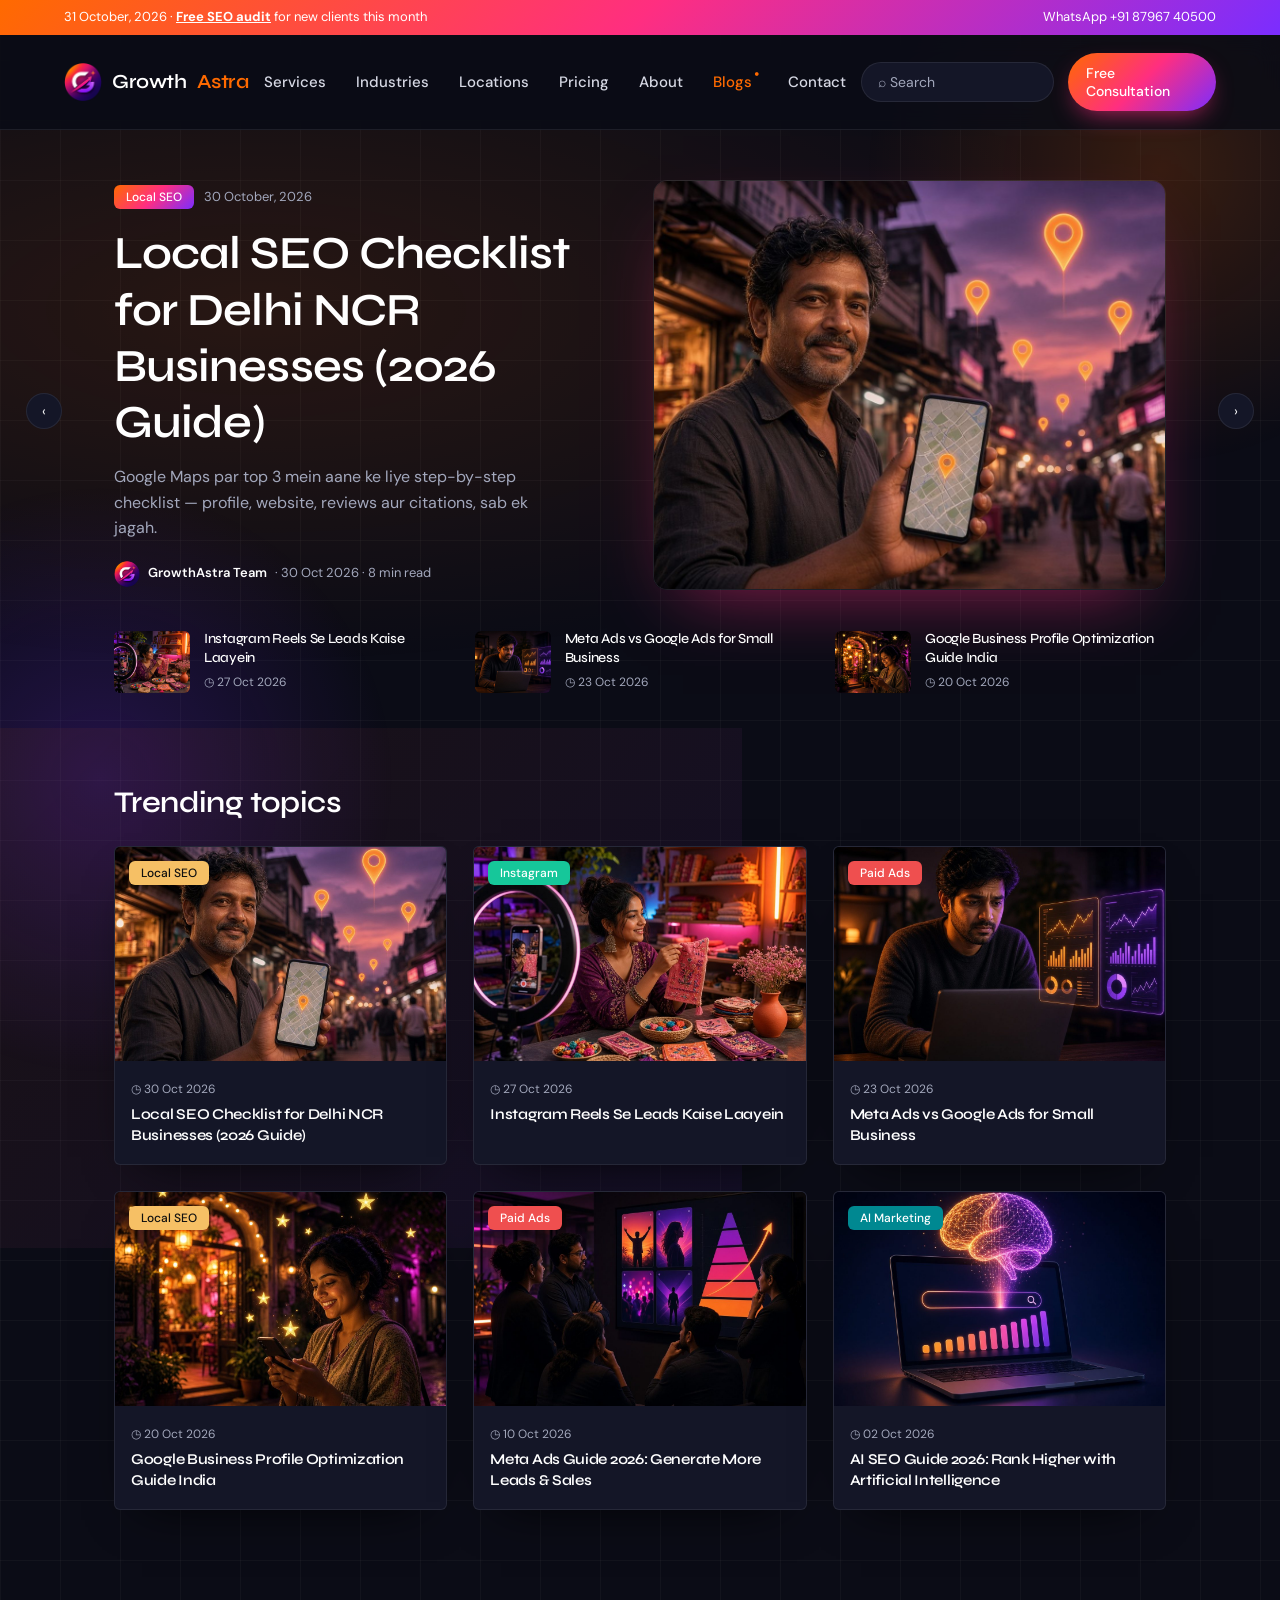
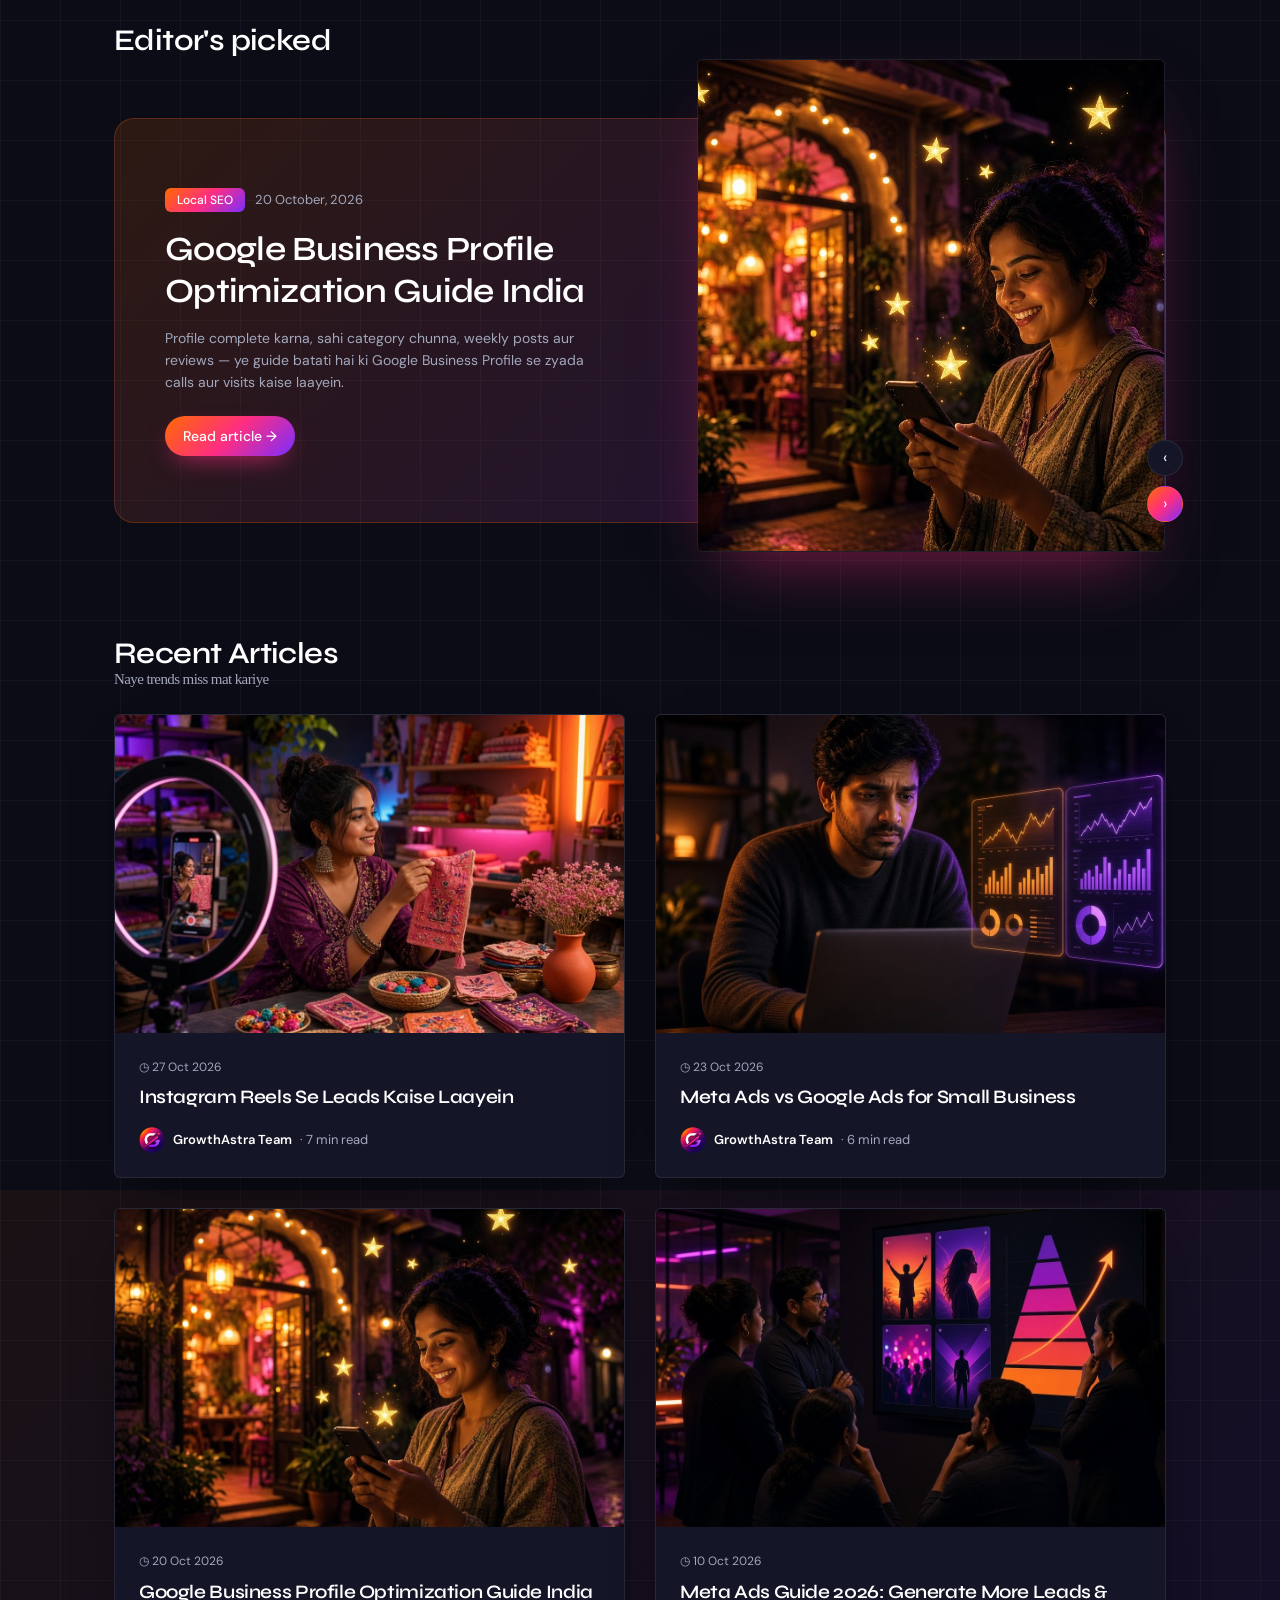
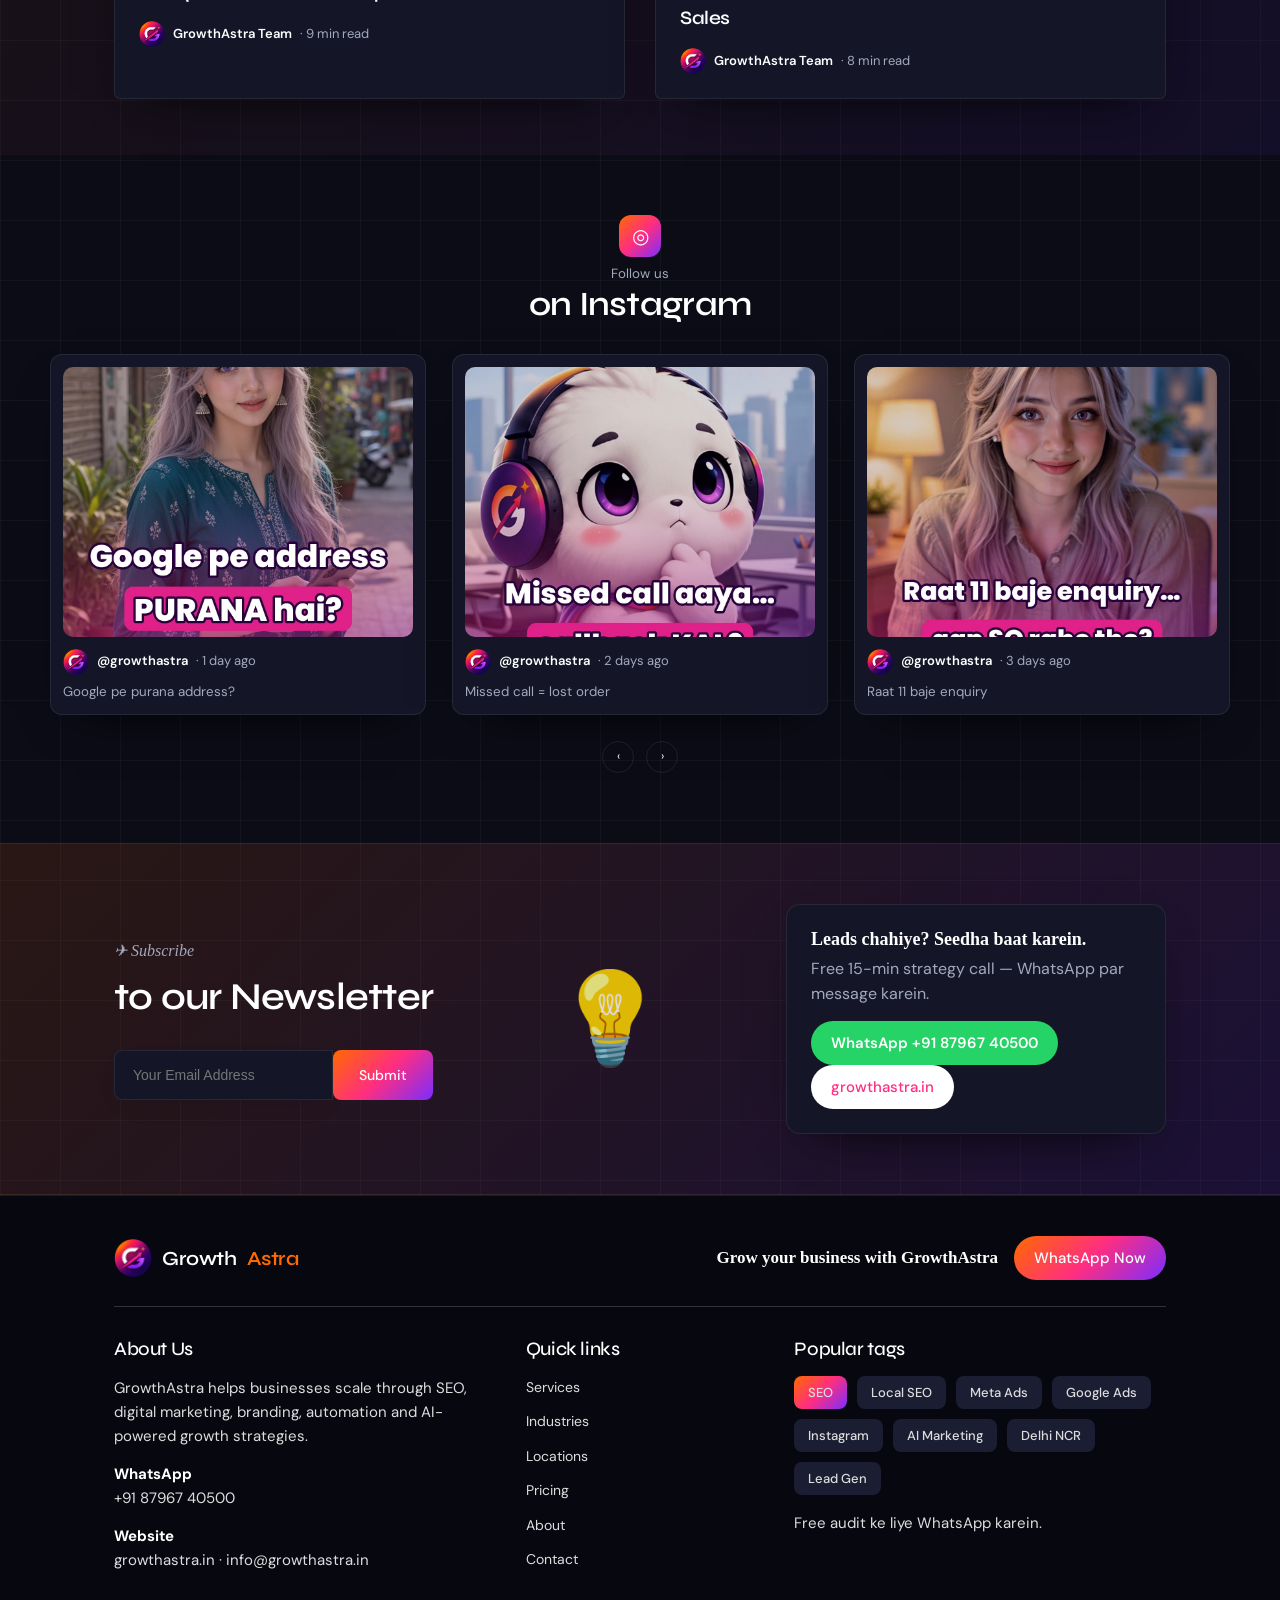
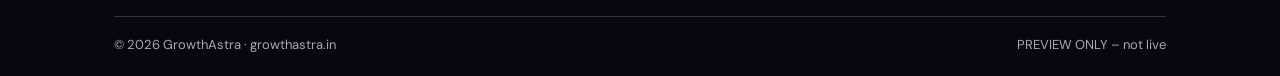
<file: 2026-10-31-blog-flow/index.html>
<!doctype html><html lang=en><head><meta charset=utf-8><meta name=viewport content="width=device-width,initial-scale=1"><title>Blog – GrowthAstra Blog (preview)</title><link href="https://fonts.googleapis.com/css2?family=Syne:wght@600;700;800&family=DM+Sans:ital,wght@0,400;0,500;0,700;1,400&display=swap" rel=stylesheet><link rel=stylesheet href=style.css></head><body>
<div class=topbar><span>31 October, 2026 · <b>Free SEO audit</b> for new clients this month</span><span>WhatsApp +91 87967 40500</span></div>
<header class=nav><a class=logo href=index.html><img src=logo.png alt="GrowthAstra logo">Growth<span>Astra</span></a><nav><a>Services</a><a>Industries</a><a>Locations</a><a>Pricing</a><a>About</a><a class=cur href=index.html>Blogs</a><a>Contact</a></nav><div class=nr><a class=srch href=search.html>⌕ Search</a><a class=bk href="https://wa.me/918796740500">Free Consultation</a><span class=burger>☰</span></div></header><section class=hhero><span class="arr l">‹</span><span class="arr r">›</span><div class=w><div class=hgrid><div><span class="tag t-or">Local SEO</span><span class=dt>30 October, 2026</span><h1>Local SEO Checklist for Delhi NCR Businesses (2026 Guide)</h1><p>Google Maps par top 3 mein aane ke liye step-by-step checklist — profile, website, reviews aur citations, sab ek jagah.</p><div class=au><img src=logo.png alt=""><b>GrowthAstra Team</b> · 30 Oct 2026 · 8 min read</div></div><a class=im href=post.html><img src=img/b1.jpg alt=""></a></div>
<div class=minis><a href=post.html><img src=img/b2.jpg alt=""><div><b>Instagram Reels Se Leads Kaise Laayein</b><small>◷ 27 Oct 2026</small></div></a><a href=post.html><img src=img/b3.jpg alt=""><div><b>Meta Ads vs Google Ads for Small Business</b><small>◷ 23 Oct 2026</small></div></a><a href=post.html><img src=img/b4.jpg alt=""><div><b>Google Business Profile Optimization Guide India</b><small>◷ 20 Oct 2026</small></div></a></div></div></section>
<section class="band tl"><div class=w><h2 class=sh>Trending topics</h2><div class=g3><a class=tc href=post.html><span class="tag t-local">Local SEO</span><img src=img/b1.jpg alt=""><div class=b><small>◷ 30 Oct 2026</small><h3>Local SEO Checklist for Delhi NCR Businesses (2026 Guide)</h3></div></a><a class=tc href=post.html><span class="tag t-ig">Instagram</span><img src=img/b2.jpg alt=""><div class=b><small>◷ 27 Oct 2026</small><h3>Instagram Reels Se Leads Kaise Laayein</h3></div></a><a class=tc href=post.html><span class="tag t-ads">Paid Ads</span><img src=img/b3.jpg alt=""><div class=b><small>◷ 23 Oct 2026</small><h3>Meta Ads vs Google Ads for Small Business</h3></div></a><a class=tc href=post.html><span class="tag t-local">Local SEO</span><img src=img/b4.jpg alt=""><div class=b><small>◷ 20 Oct 2026</small><h3>Google Business Profile Optimization Guide India</h3></div></a><a class=tc href=post.html><span class="tag t-ads">Paid Ads</span><img src=img/b5.jpg alt=""><div class=b><small>◷ 10 Oct 2026</small><h3>Meta Ads Guide 2026: Generate More Leads & Sales</h3></div></a><a class=tc href=post.html><span class="tag t-ai">AI Marketing</span><img src=img/b6.jpg alt=""><div class=b><small>◷ 02 Oct 2026</small><h3>AI SEO Guide 2026: Rank Higher with Artificial Intelligence</h3></div></a></div></div></section>
<section class=band><div class=w><h2 class=sh>Editor's picked</h2><div class=ed><div><span class="tag t-or">Local SEO</span><span class=dt>20 October, 2026</span><h2>Google Business Profile Optimization Guide India</h2><p>Profile complete karna, sahi category chunna, weekly posts aur reviews — ye guide batati hai ki Google Business Profile se zyada calls aur visits kaise laayein.</p><a class=bk href=post.html style="display:inline-block;margin-top:8px">Read article →</a></div><div class=im style="position:relative"><img src=img/b4.jpg alt=""><div class=ar><span>‹</span><span>›</span></div></div></div></div></section>
<section class="band br"><div class=w><h2 class=sh>Recent Articles<small>Naye trends miss mat kariye</small></h2><div class=g2><a class=rc href=post.html><img src=img/b2.jpg alt=""><div class=b><small>◷ 27 Oct 2026</small><h3>Instagram Reels Se Leads Kaise Laayein</h3><div class=au><img src=logo.png alt=""><b>GrowthAstra Team</b> · 7 min read</div></div></a><a class=rc href=post.html><img src=img/b3.jpg alt=""><div class=b><small>◷ 23 Oct 2026</small><h3>Meta Ads vs Google Ads for Small Business</h3><div class=au><img src=logo.png alt=""><b>GrowthAstra Team</b> · 6 min read</div></div></a><a class=rc href=post.html><img src=img/b4.jpg alt=""><div class=b><small>◷ 20 Oct 2026</small><h3>Google Business Profile Optimization Guide India</h3><div class=au><img src=logo.png alt=""><b>GrowthAstra Team</b> · 9 min read</div></div></a><a class=rc href=post.html><img src=img/b5.jpg alt=""><div class=b><small>◷ 10 Oct 2026</small><h3>Meta Ads Guide 2026: Generate More Leads & Sales</h3><div class=au><img src=logo.png alt=""><b>GrowthAstra Team</b> · 8 min read</div></div></a></div></div></section>
<section class="ig w"><span class=ic>◎</span><small>Follow us</small><h2>on Instagram</h2><div class=igr><a href="https://www.instagram.com/growthastra"><img src="ig1.jpg" alt=""><div class=au><img src=logo.png alt=""><b>@growthastra</b> · 1 day ago</div><small style="color:#484848">Google pe purana address?</small></a><a href="https://www.instagram.com/growthastra"><img src="ig2.jpg" alt=""><div class=au><img src=logo.png alt=""><b>@growthastra</b> · 2 days ago</div><small style="color:#484848">Missed call = lost order</small></a><a href="https://www.instagram.com/growthastra"><img src="ig3.jpg" alt=""><div class=au><img src=logo.png alt=""><b>@growthastra</b> · 3 days ago</div><small style="color:#484848">Raat 11 baje enquiry</small></a></div><div class=dots><span>‹</span><span>›</span></div></section><section class=news><div class=w><div><small>✈ Subscribe</small><h2>to our Newsletter</h2><form class=nf onsubmit="location.href='mailto:info@growthastra.in?subject=Newsletter%20signup';return false"><input placeholder="Your Email Address"><button>Submit</button></form></div>
<div class=bulb>💡</div><div class=wabox><b>Leads chahiye? Seedha baat karein.</b><p>Free 15-min strategy call — WhatsApp par message karein.</p><a class=bw href="https://wa.me/918796740500">WhatsApp +91 87967 40500</a> <a class=bp href="https://growthastra.in">growthastra.in</a></div></div></section>
<footer><div class=w><div class=ft1><a class=logo href=https://growthastra.in><img src=logo.png alt="">Growth<span>Astra</span></a><div><b>Grow your business with GrowthAstra</b><a class=bp href="https://wa.me/918796740500">WhatsApp Now</a></div></div>
<div class=ft2><div><h4>About Us</h4><p>GrowthAstra helps businesses scale through SEO, digital marketing, branding, automation and AI-powered growth strategies.</p><p><b style="color:#fff">WhatsApp</b><br>+91 87967 40500</p><p><b style="color:#fff">Website</b><br>growthastra.in · info@growthastra.in</p></div>
<div><h4>Quick links</h4><a>Services</a><a>Industries</a><a>Locations</a><a>Pricing</a><a>About</a><a>Contact</a></div>
<div><h4>Popular tags</h4><div class=ptags><span>SEO</span><span>Local SEO</span><span>Meta Ads</span><span>Google Ads</span><span>Instagram</span><span>AI Marketing</span><span>Delhi NCR</span><span>Lead Gen</span></div><p style="margin-top:16px">Free audit ke liye WhatsApp karein.</p></div></div>
<div class=ft3><span>© 2026 GrowthAstra · growthastra.in</span><span>PREVIEW ONLY – not live</span></div></div></footer></body></html>
</file>
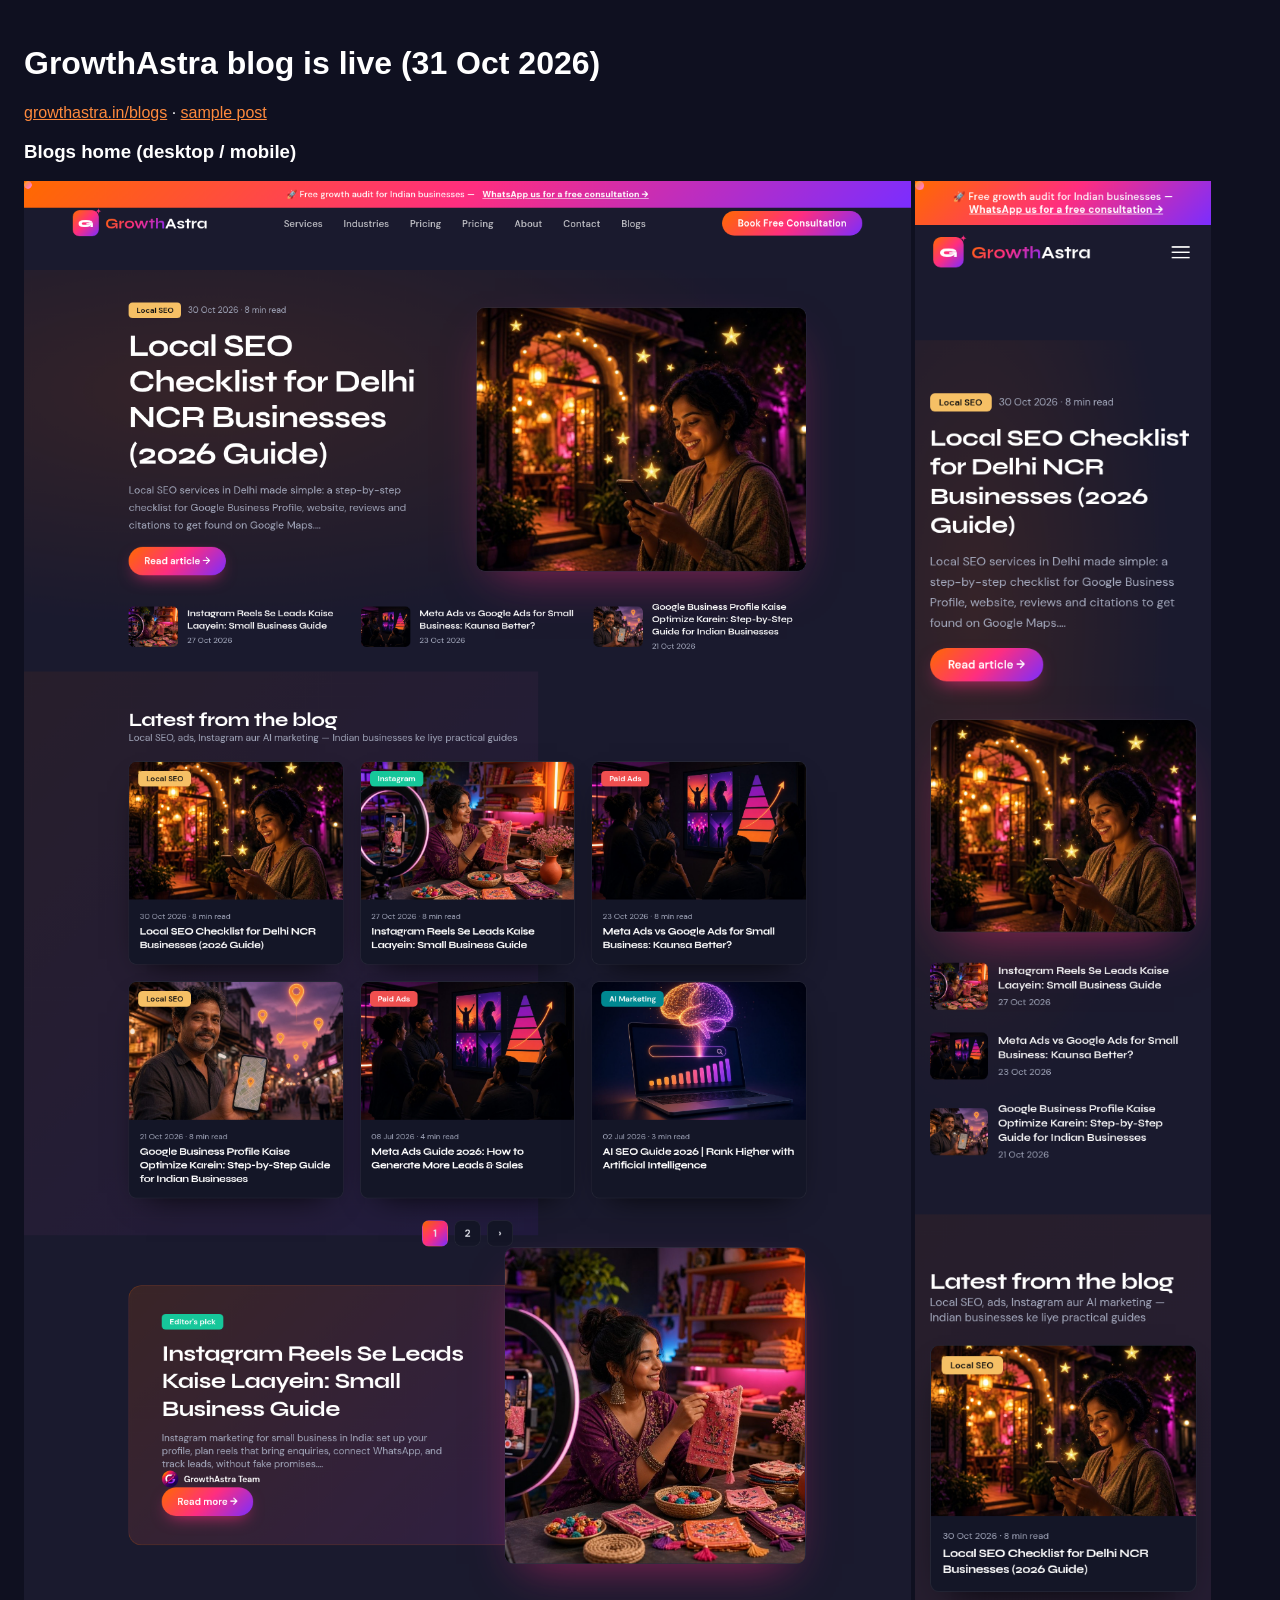
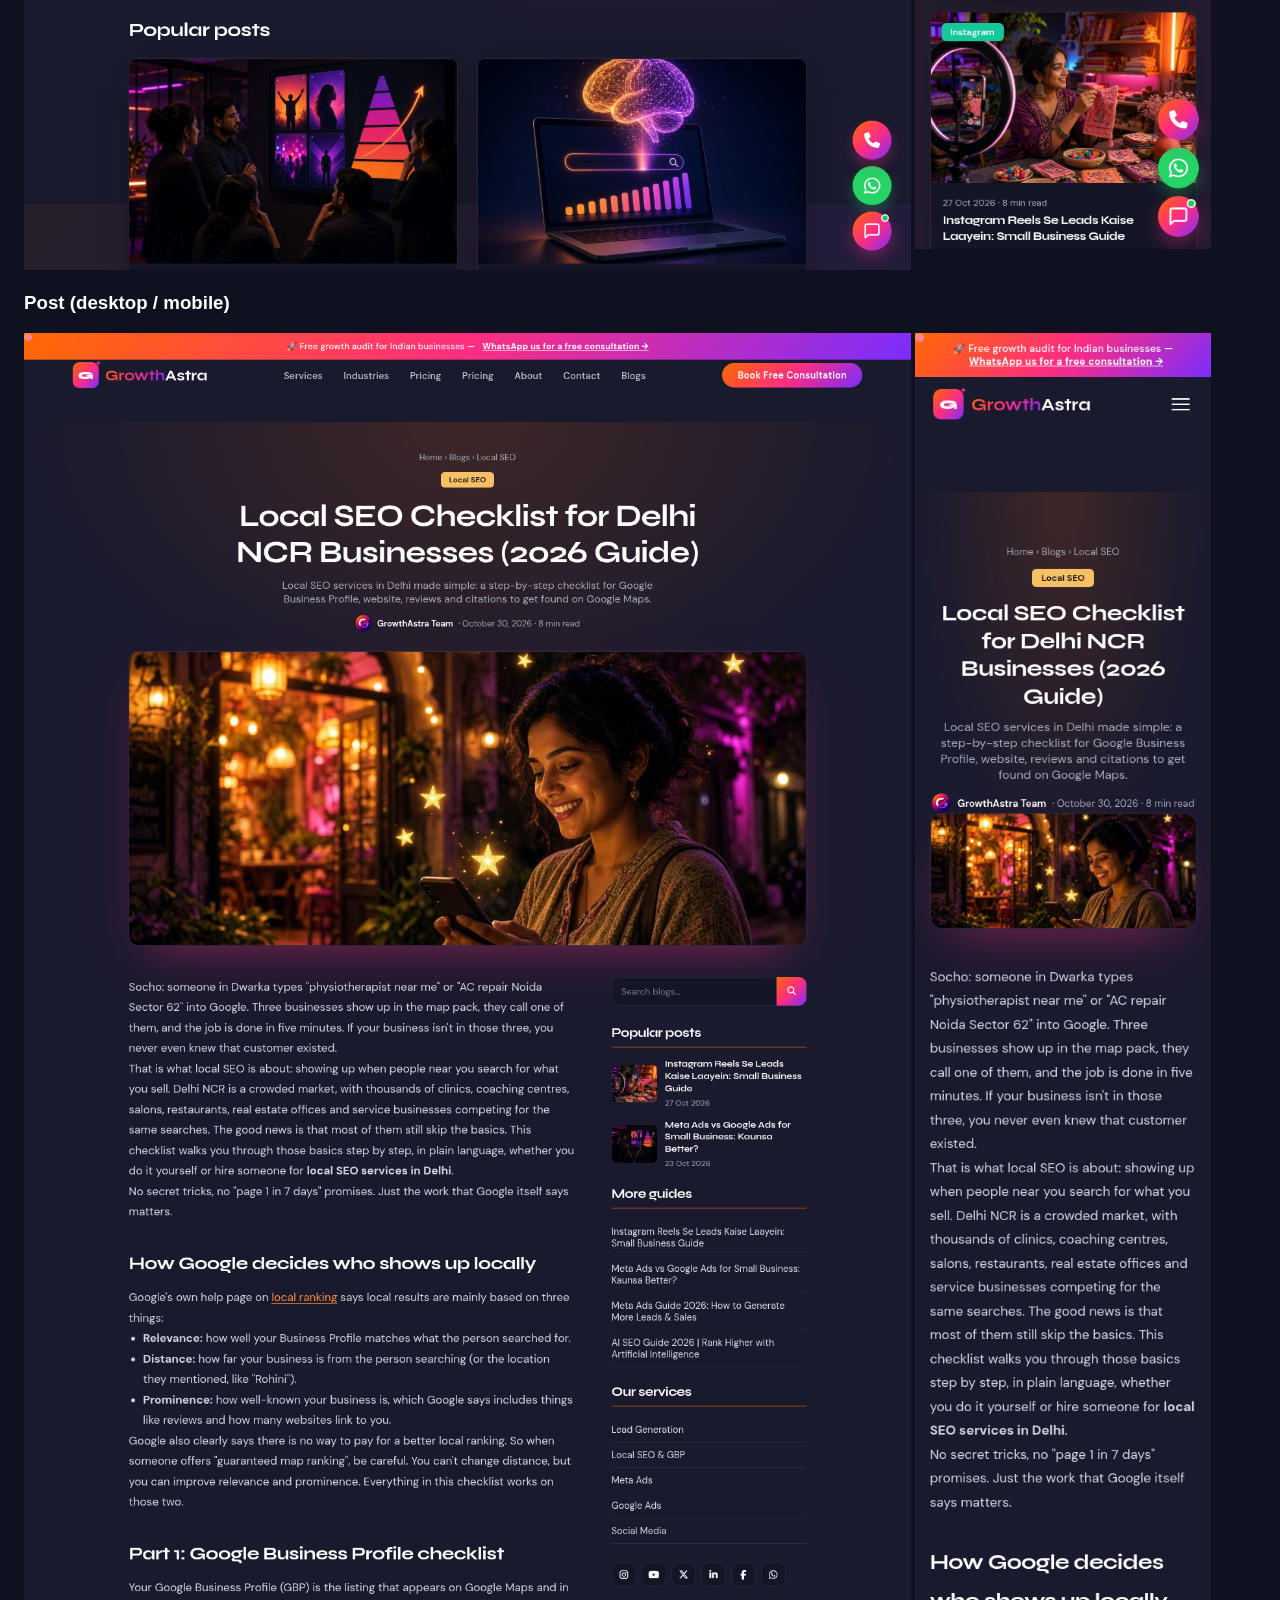
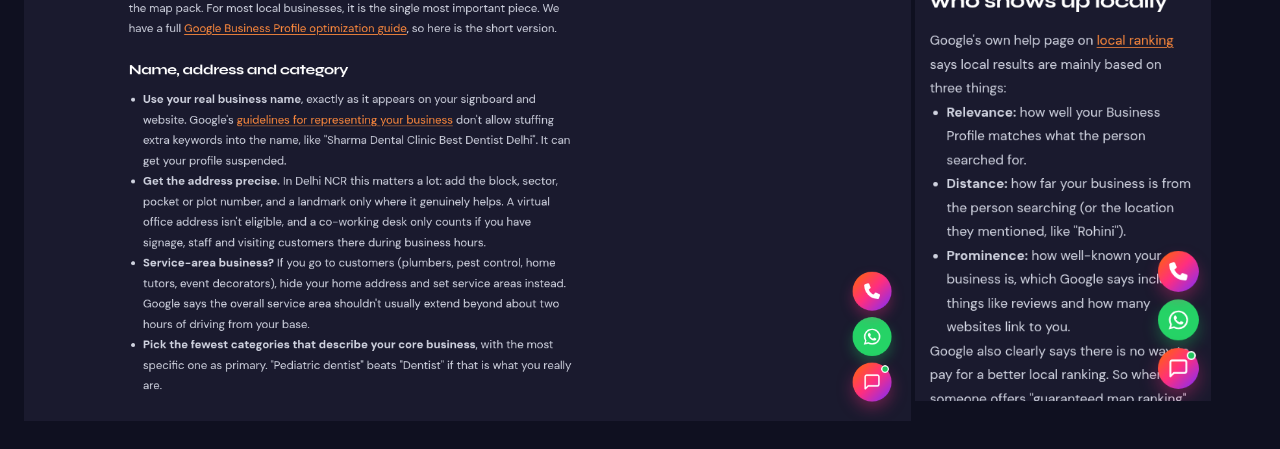
<file: 2026-10-31-blog-flow/live.html>
<!doctype html><meta charset=utf-8><meta name=viewport content="width=device-width,initial-scale=1"><title>GrowthAstra blog — LIVE</title>
<body style="background:#0f1020;color:#fff;font-family:sans-serif;padding:24px;max-width:1400px;margin:auto">
<h1>GrowthAstra blog is live (31 Oct 2026)</h1>
<p><a style="color:#FF8A3D" href="https://growthastra.in/blogs">growthastra.in/blogs</a> · <a style="color:#FF8A3D" href="https://growthastra.in/blog/local-seo-checklist-delhi-ncr">sample post</a></p>
<h3>Blogs home (desktop / mobile)</h3><img src="live_blogs.png" style="width:72%"> <img src="live_blogs_m.png" style="width:24%;vertical-align:top">
<h3>Post (desktop / mobile)</h3><img src="live_post.png" style="width:72%"> <img src="live_post_m.png" style="width:24%;vertical-align:top">
</body>
</file>
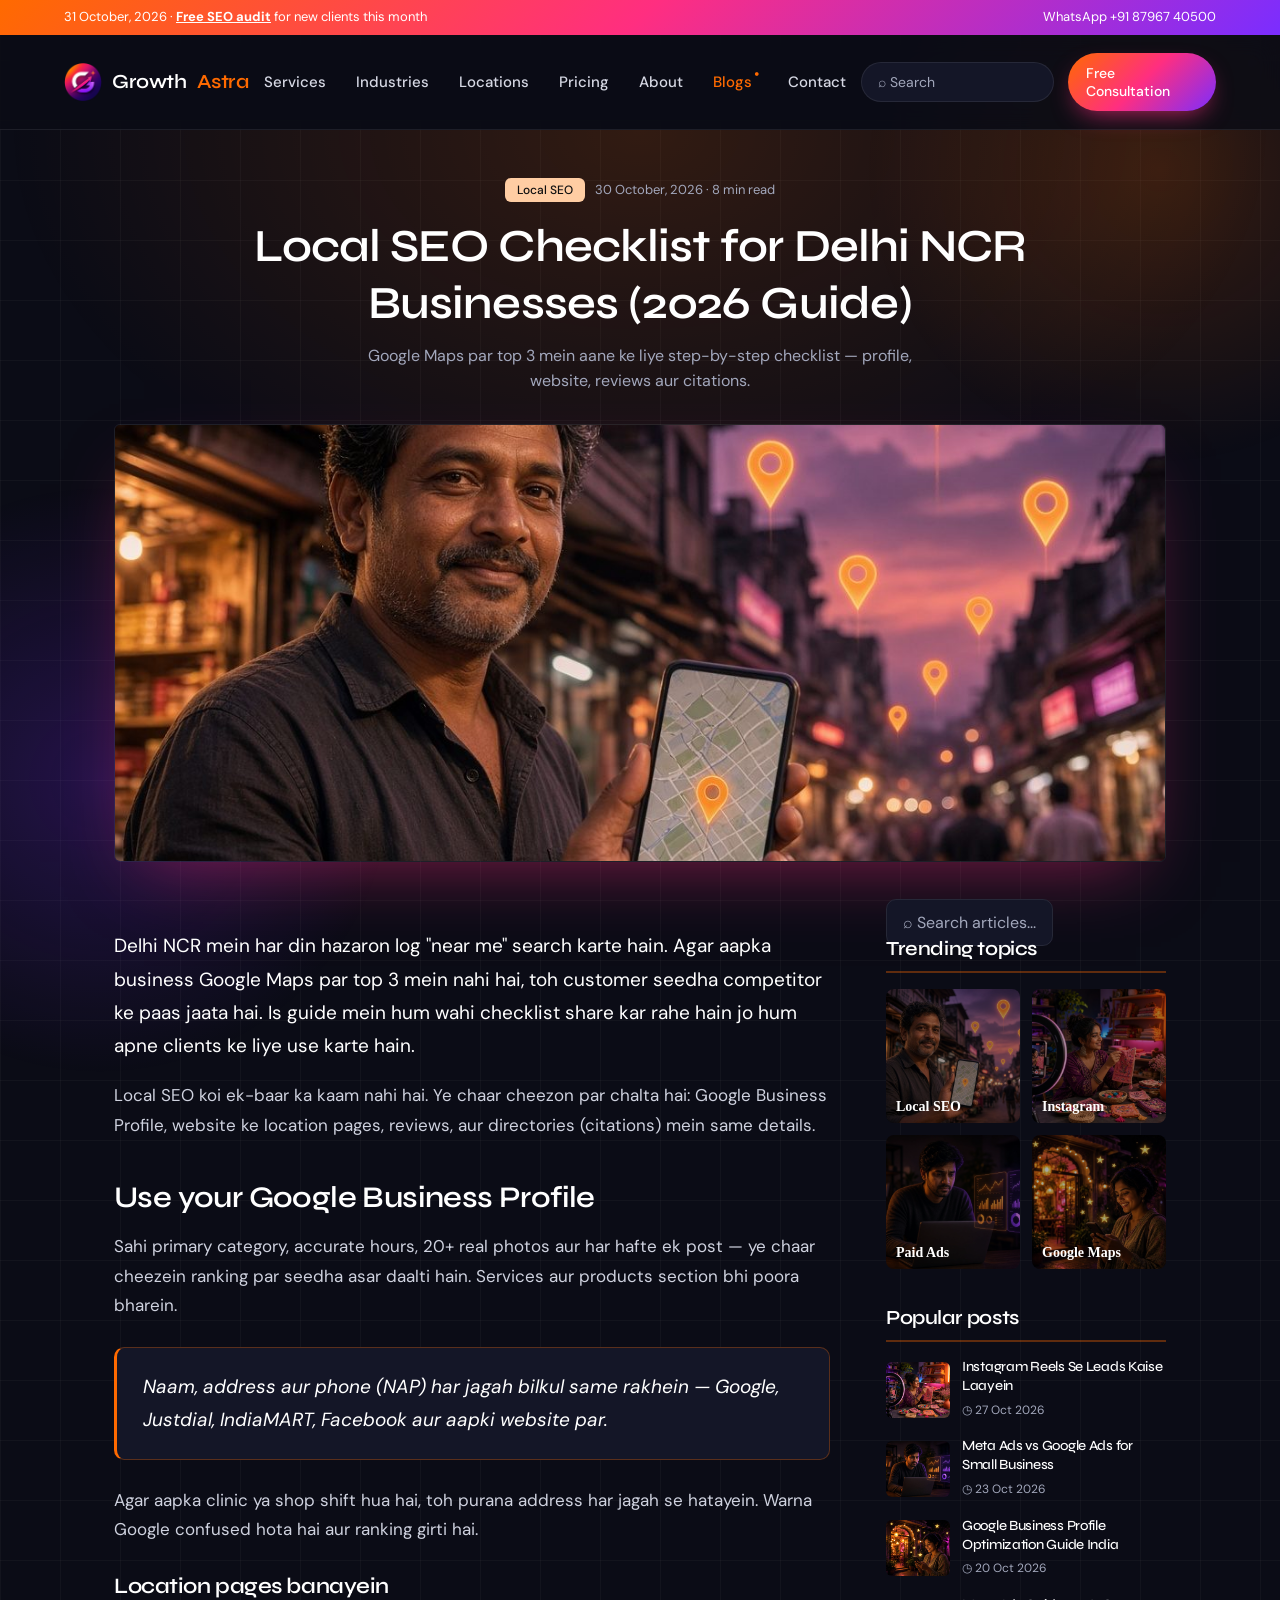
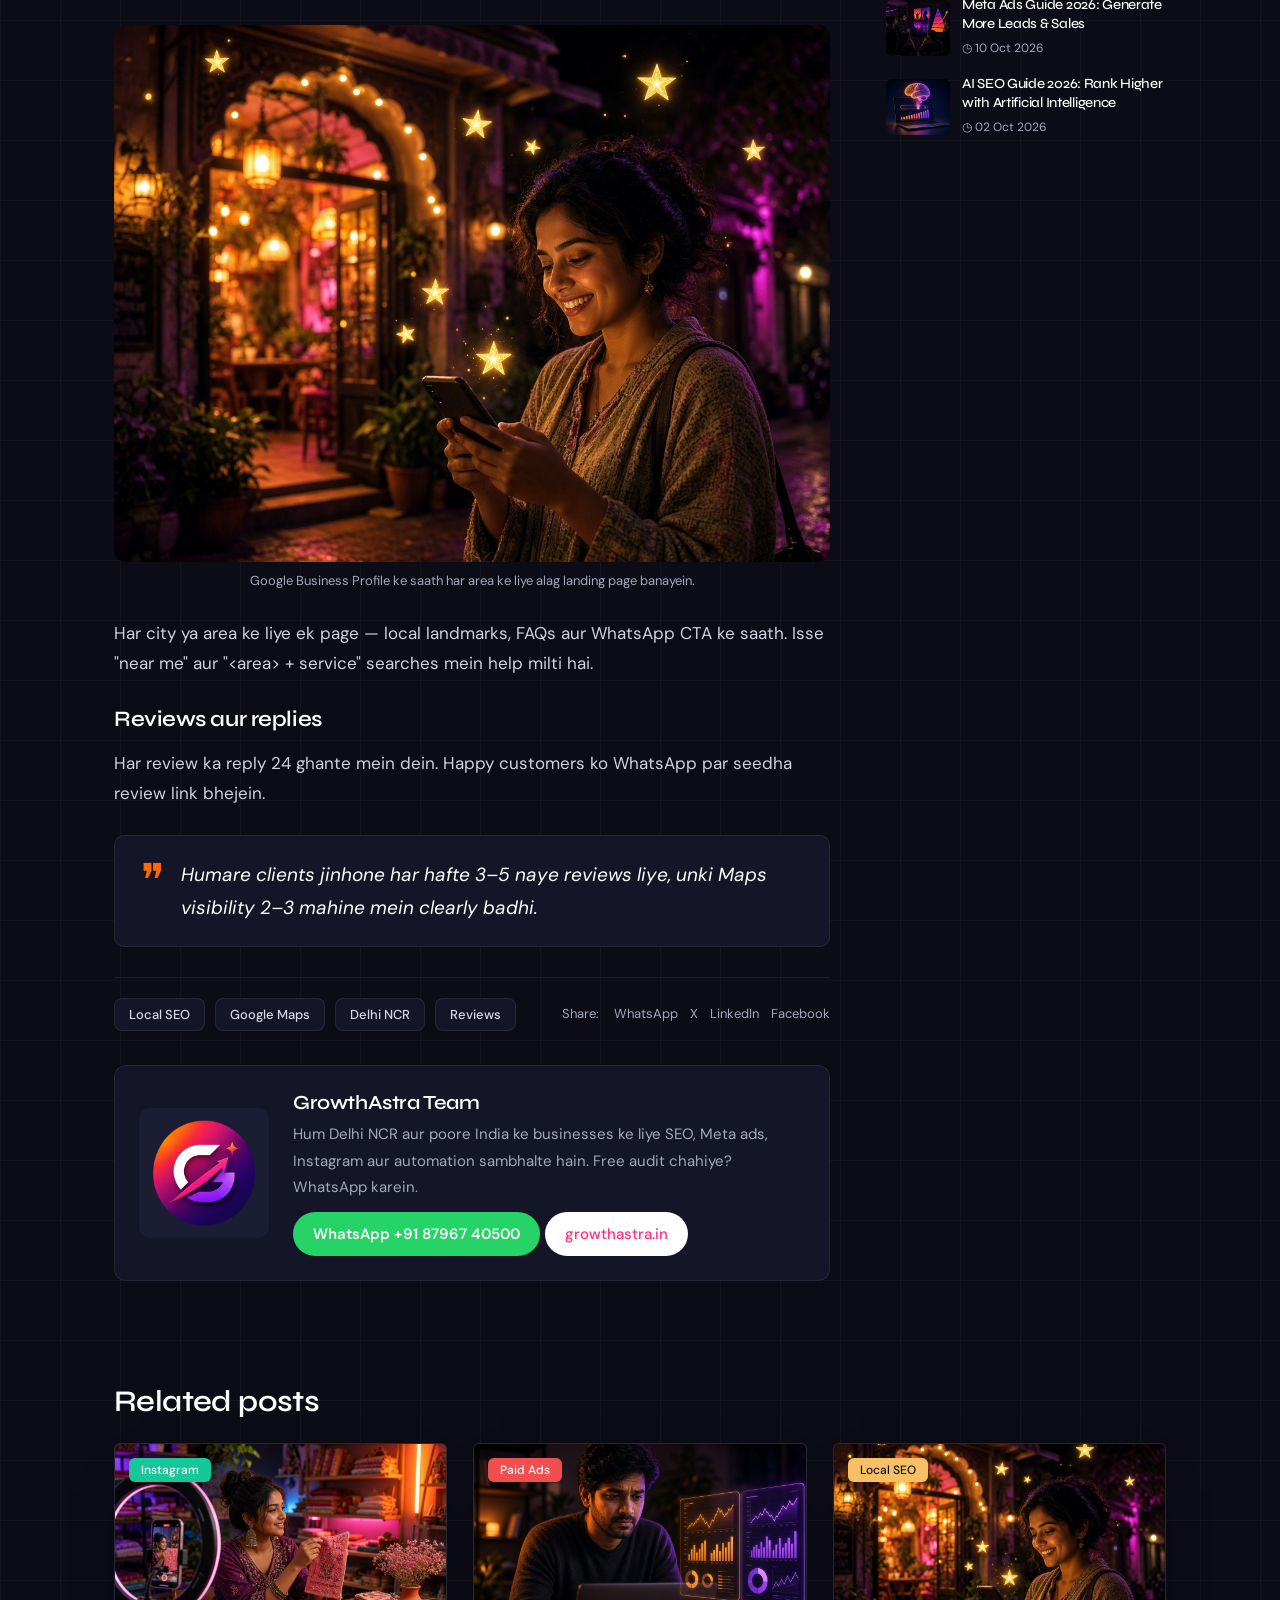
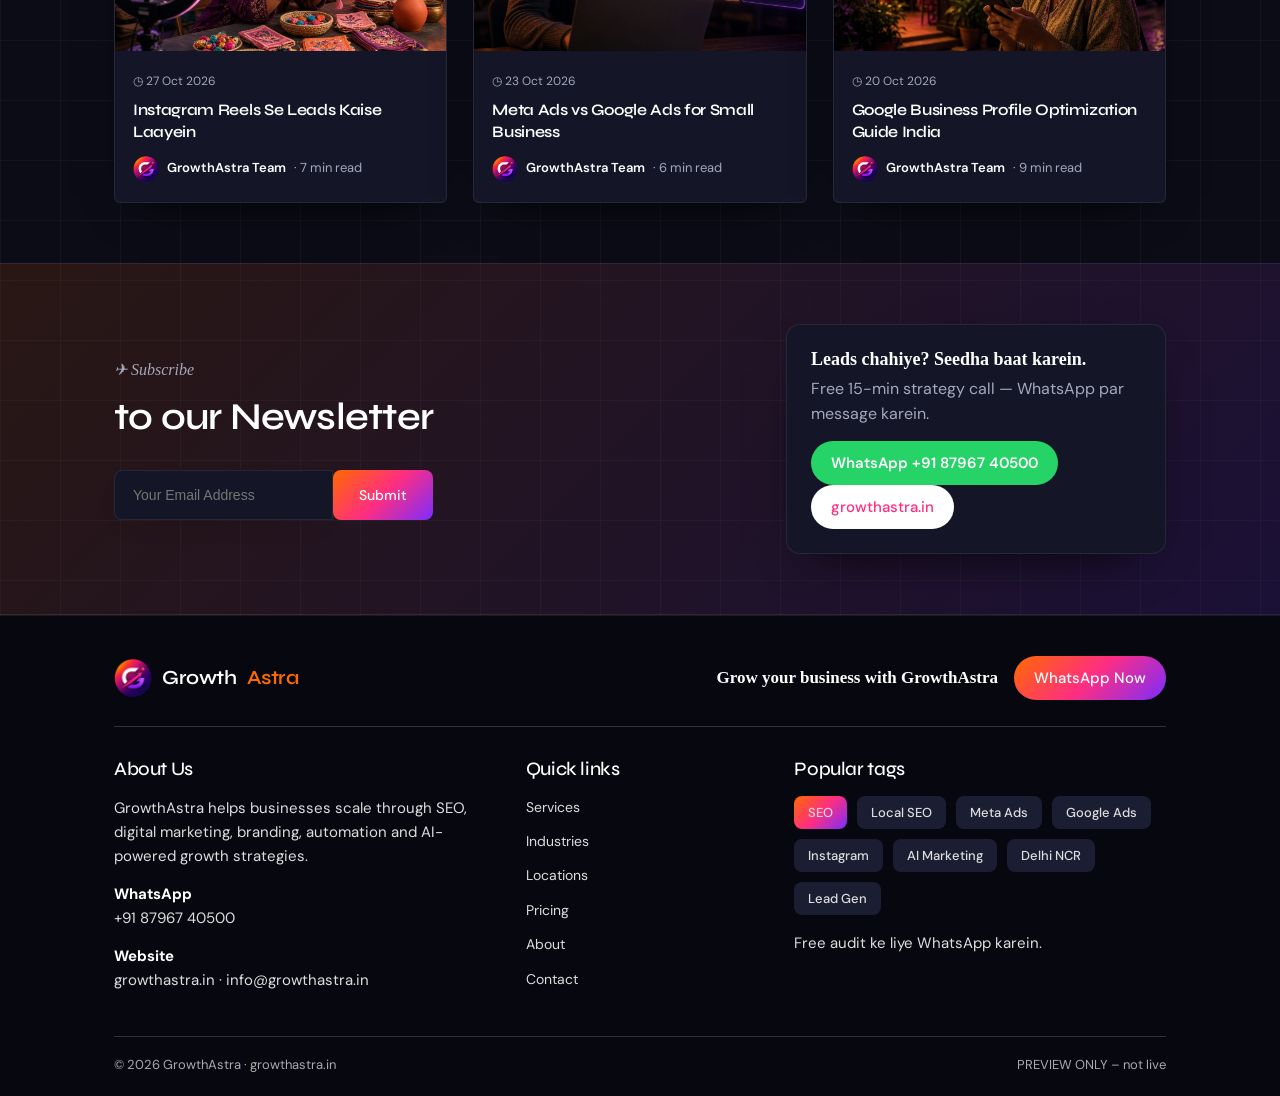
<file: 2026-10-31-blog-flow/post.html>
<!doctype html><html lang=en><head><meta charset=utf-8><meta name=viewport content="width=device-width,initial-scale=1"><title>Local SEO Checklist – GrowthAstra Blog (preview)</title><link href="https://fonts.googleapis.com/css2?family=Syne:wght@600;700;800&family=DM+Sans:ital,wght@0,400;0,500;0,700;1,400&display=swap" rel=stylesheet><link rel=stylesheet href=style.css></head><body>
<div class=topbar><span>31 October, 2026 · <b>Free SEO audit</b> for new clients this month</span><span>WhatsApp +91 87967 40500</span></div>
<header class=nav><a class=logo href=index.html><img src=logo.png alt="GrowthAstra logo">Growth<span>Astra</span></a><nav><a>Services</a><a>Industries</a><a>Locations</a><a>Pricing</a><a>About</a><a class=cur href=index.html>Blogs</a><a>Contact</a></nav><div class=nr><a class=srch href=search.html>⌕ Search</a><a class=bk href="https://wa.me/918796740500">Free Consultation</a><span class=burger>☰</span></div></header><section class=phead><div class=w><span class="tag t-peach">Local SEO</span><span class=meta>30 October, 2026 · 8 min read</span><h1>Local SEO Checklist for Delhi NCR Businesses (2026 Guide)</h1><p>Google Maps par top 3 mein aane ke liye step-by-step checklist — profile, website, reviews aur citations.</p></div></section>
<div class="w pimg"><img src=img/b1.jpg alt=""></div>
<div class="w pl"><article><p>Delhi NCR mein har din hazaron log "near me" search karte hain. Agar aapka business Google Maps par top 3 mein nahi hai, toh customer seedha competitor ke paas jaata hai. Is guide mein hum wahi checklist share kar rahe hain jo hum apne clients ke liye use karte hain.</p>
<p>Local SEO koi ek-baar ka kaam nahi hai. Ye chaar cheezon par chalta hai: Google Business Profile, website ke location pages, reviews, aur directories (citations) mein same details.</p>
<h2>Use your Google Business Profile</h2><p>Sahi primary category, accurate hours, 20+ real photos aur har hafte ek post — ye chaar cheezein ranking par seedha asar daalti hain. Services aur products section bhi poora bharein.</p>
<blockquote>Naam, address aur phone (NAP) har jagah bilkul same rakhein — Google, Justdial, IndiaMART, Facebook aur aapki website par.</blockquote>
<p>Agar aapka clinic ya shop shift hua hai, toh purana address har jagah se hatayein. Warna Google confused hota hai aur ranking girti hai.</p>
<h3>Location pages banayein</h3><figure><img src=img/b4.jpg alt=""><figcaption>Google Business Profile ke saath har area ke liye alag landing page banayein.</figcaption></figure>
<p>Har city ya area ke liye ek page — local landmarks, FAQs aur WhatsApp CTA ke saath. Isse "near me" aur "&lt;area&gt; + service" searches mein help milti hai.</p>
<h3>Reviews aur replies</h3><p>Har review ka reply 24 ghante mein dein. Happy customers ko WhatsApp par seedha review link bhejein.</p>
<blockquote class=q2>Humare clients jinhone har hafte 3–5 naye reviews liye, unki Maps visibility 2–3 mahine mein clearly badhi.</blockquote>
<div class=ts><div class=chips><span>Local SEO</span><span>Google Maps</span><span>Delhi NCR</span><span>Reviews</span></div><div class=share>Share: <a href="https://wa.me/?text=https://growthastra.in/blog/local-seo-checklist-delhi-ncr">WhatsApp</a><a>X</a><a>LinkedIn</a><a>Facebook</a></div></div>
<div class=bio><img src=logo.png alt=""><div><h4>GrowthAstra Team</h4><p>Hum Delhi NCR aur poore India ke businesses ke liye SEO, Meta ads, Instagram aur automation sambhalte hain. Free audit chahiye? WhatsApp karein.</p><a class=bw href="https://wa.me/918796740500">WhatsApp +91 87967 40500</a> <a class=bp href="https://growthastra.in">growthastra.in</a></div></div>
</article><aside class=side><a class=sbox href=search.html>⌕ Search articles...</a><h4>Trending topics</h4><div class=tt><a href=index.html><img src=img/b1.jpg alt=""><span>Local SEO</span></a><a href=index.html><img src=img/b2.jpg alt=""><span>Instagram</span></a><a href=index.html><img src=img/b3.jpg alt=""><span>Paid Ads</span></a><a href=index.html><img src=img/b4.jpg alt=""><span>Google Maps</span></a></div><h4>Popular posts</h4><div class=pp><a href=post.html><img src=img/b2.jpg alt=""><div><b>Instagram Reels Se Leads Kaise Laayein</b><small>◷ 27 Oct 2026</small></div></a><a href=post.html><img src=img/b3.jpg alt=""><div><b>Meta Ads vs Google Ads for Small Business</b><small>◷ 23 Oct 2026</small></div></a><a href=post.html><img src=img/b4.jpg alt=""><div><b>Google Business Profile Optimization Guide India</b><small>◷ 20 Oct 2026</small></div></a><a href=post.html><img src=img/b5.jpg alt=""><div><b>Meta Ads Guide 2026: Generate More Leads & Sales</b><small>◷ 10 Oct 2026</small></div></a><a href=post.html><img src=img/b6.jpg alt=""><div><b>AI SEO Guide 2026: Rank Higher with Artificial Intelligence</b><small>◷ 02 Oct 2026</small></div></a></div></aside></div>
<section class=related><div class=w><h2 class=sec>Related posts</h2><div class=grid><a class=vc href=post.html data-cat="Instagram"><img src=img/b2.jpg alt=""><span class="tag t-ig">Instagram</span><div class=b><small>◷ 27 Oct 2026</small><h3>Instagram Reels Se Leads Kaise Laayein</h3><div style="margin-top:12px" class=au><img src=logo.png alt=""><b>GrowthAstra Team</b> · 7 min read</div></div></a><a class=vc href=post.html data-cat="Paid Ads"><img src=img/b3.jpg alt=""><span class="tag t-ads">Paid Ads</span><div class=b><small>◷ 23 Oct 2026</small><h3>Meta Ads vs Google Ads for Small Business</h3><div style="margin-top:12px" class=au><img src=logo.png alt=""><b>GrowthAstra Team</b> · 6 min read</div></div></a><a class=vc href=post.html data-cat="Local SEO"><img src=img/b4.jpg alt=""><span class="tag t-local">Local SEO</span><div class=b><small>◷ 20 Oct 2026</small><h3>Google Business Profile Optimization Guide India</h3><div style="margin-top:12px" class=au><img src=logo.png alt=""><b>GrowthAstra Team</b> · 9 min read</div></div></a></div></div></section><section class=news><div class=w><div><small>✈ Subscribe</small><h2>to our Newsletter</h2><form class=nf onsubmit="location.href='mailto:info@growthastra.in?subject=Newsletter%20signup';return false"><input placeholder="Your Email Address"><button>Submit</button></form></div>
<div class=wabox><b>Leads chahiye? Seedha baat karein.</b><p>Free 15-min strategy call — WhatsApp par message karein.</p><a class=bw href="https://wa.me/918796740500">WhatsApp +91 87967 40500</a> <a class=bp href="https://growthastra.in">growthastra.in</a></div></div></section>
<footer><div class=w><div class=ft1><a class=logo href=https://growthastra.in><img src=logo.png alt="">Growth<span>Astra</span></a><div><b>Grow your business with GrowthAstra</b><a class=bp href="https://wa.me/918796740500">WhatsApp Now</a></div></div>
<div class=ft2><div><h4>About Us</h4><p>GrowthAstra helps businesses scale through SEO, digital marketing, branding, automation and AI-powered growth strategies.</p><p><b style="color:#fff">WhatsApp</b><br>+91 87967 40500</p><p><b style="color:#fff">Website</b><br>growthastra.in · info@growthastra.in</p></div>
<div><h4>Quick links</h4><a>Services</a><a>Industries</a><a>Locations</a><a>Pricing</a><a>About</a><a>Contact</a></div>
<div><h4>Popular tags</h4><div class=ptags><span>SEO</span><span>Local SEO</span><span>Meta Ads</span><span>Google Ads</span><span>Instagram</span><span>AI Marketing</span><span>Delhi NCR</span><span>Lead Gen</span></div><p style="margin-top:16px">Free audit ke liye WhatsApp karein.</p></div></div>
<div class=ft3><span>© 2026 GrowthAstra · growthastra.in</span><span>PREVIEW ONLY – not live</span></div></div></footer></body></html>
</file>
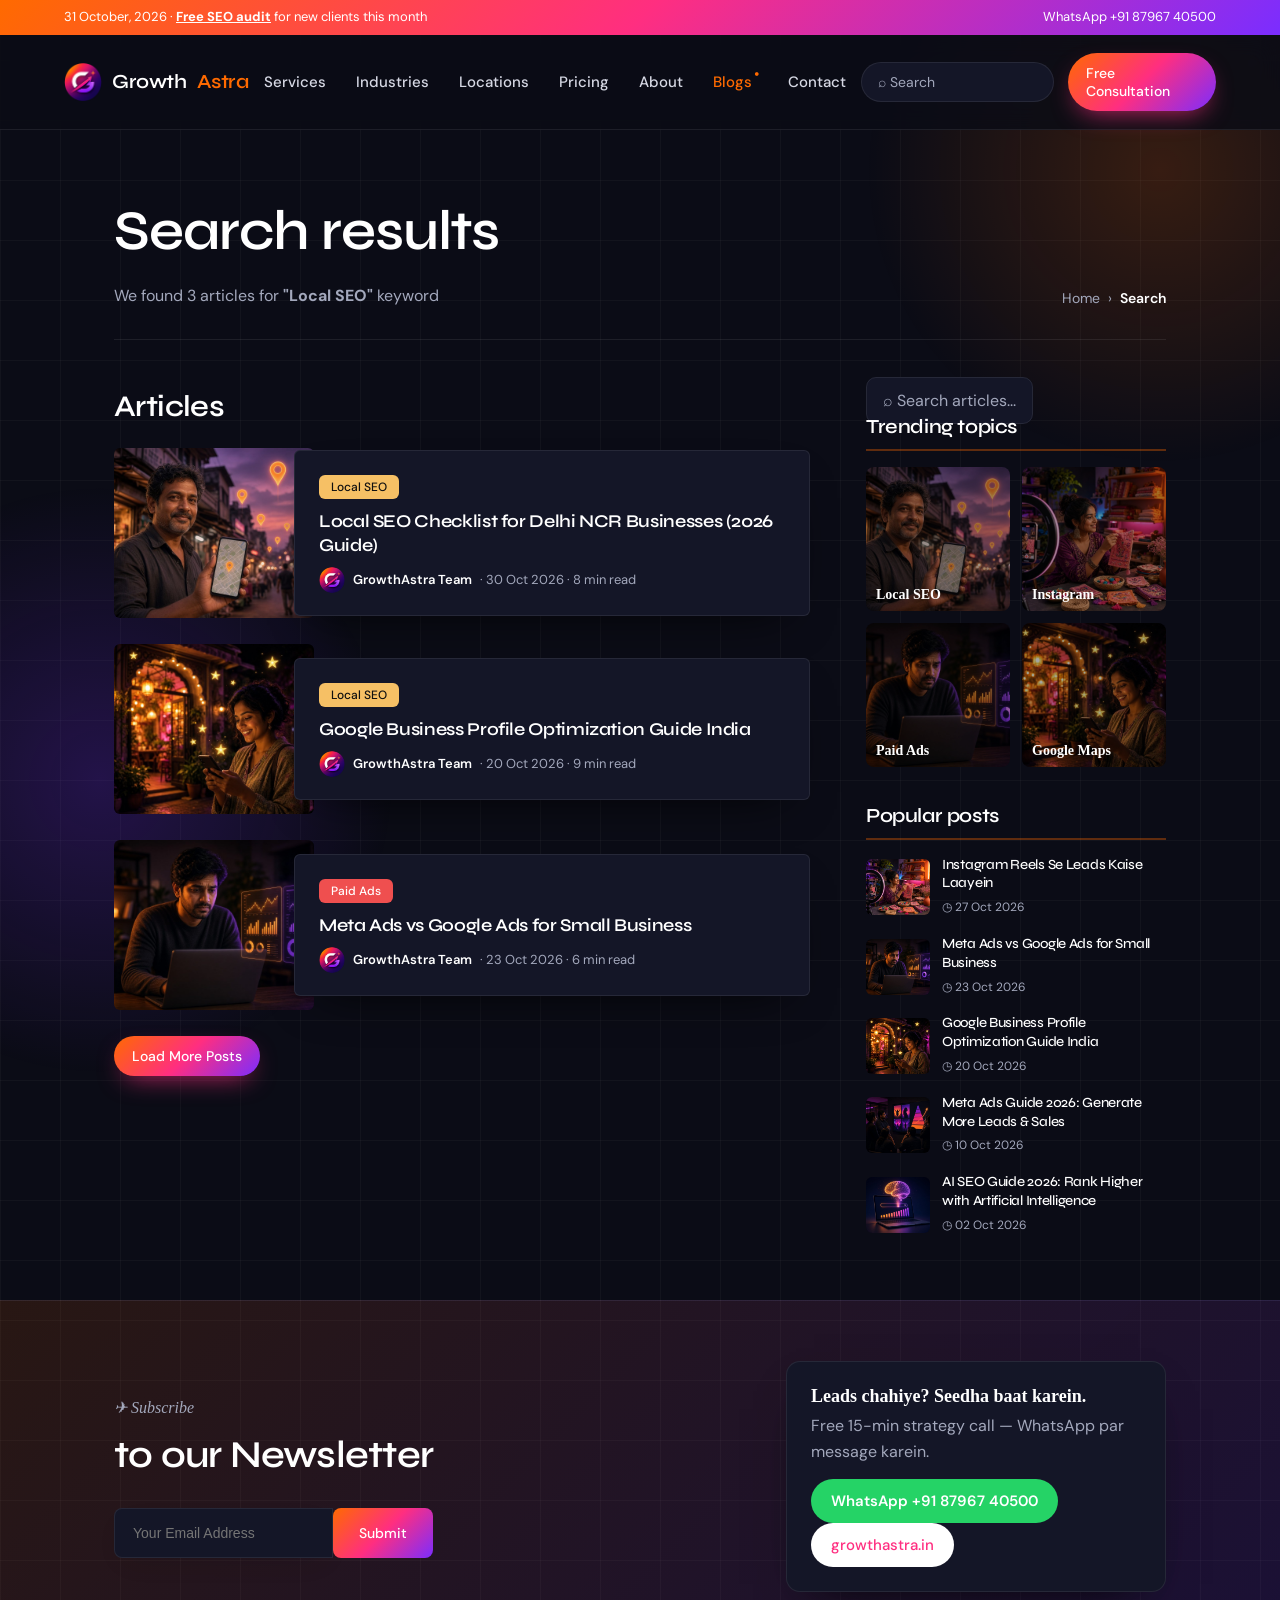
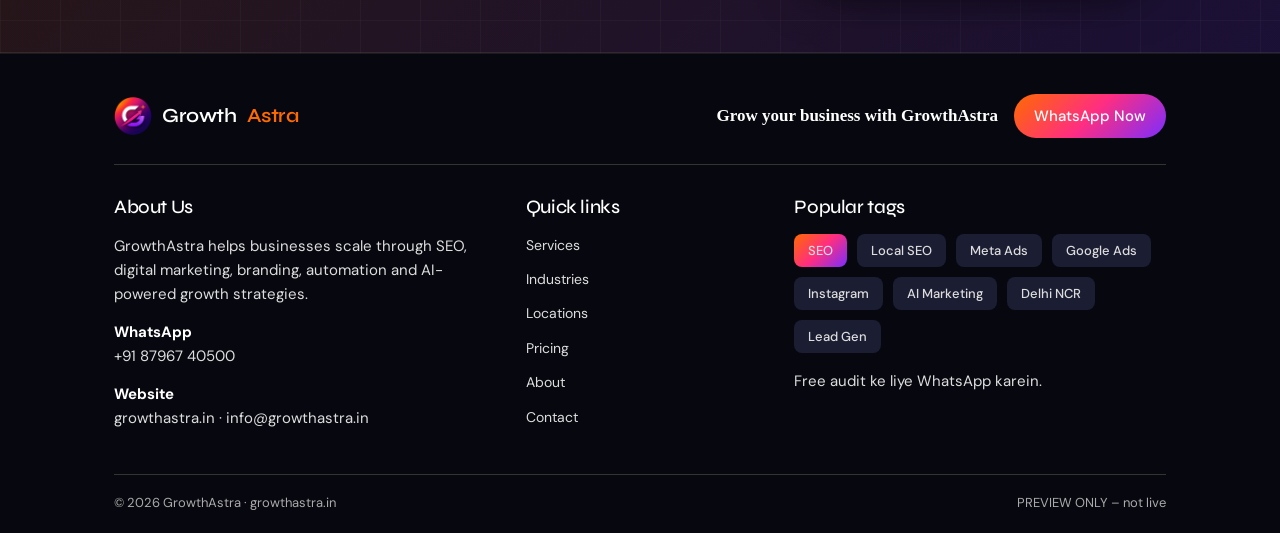
<file: 2026-10-31-blog-flow/search.html>
<!doctype html><html lang=en><head><meta charset=utf-8><meta name=viewport content="width=device-width,initial-scale=1"><title>Search – GrowthAstra Blog (preview)</title><link href="https://fonts.googleapis.com/css2?family=Syne:wght@600;700;800&family=DM+Sans:ital,wght@0,400;0,500;0,700;1,400&display=swap" rel=stylesheet><link rel=stylesheet href=style.css></head><body>
<div class=topbar><span>31 October, 2026 · <b>Free SEO audit</b> for new clients this month</span><span>WhatsApp +91 87967 40500</span></div>
<header class=nav><a class=logo href=index.html><img src=logo.png alt="GrowthAstra logo">Growth<span>Astra</span></a><nav><a>Services</a><a>Industries</a><a>Locations</a><a>Pricing</a><a>About</a><a class=cur href=index.html>Blogs</a><a>Contact</a></nav><div class=nr><a class=srch href=search.html>⌕ Search</a><a class=bk href="https://wa.me/918796740500">Free Consultation</a><span class=burger>☰</span></div></header><div class=w><section class=phero><div><h1>Search results</h1><p>We found 3 articles for <b>"Local SEO"</b> keyword</p></div><div class=crumb>Home &nbsp;›&nbsp; <b>Search</b></div></section>
<div class=main><div><h2 class=sec>Articles</h2><a class=hc href=post.html data-cat="Local SEO"><img src=img/b1.jpg alt=""><div class=b><span class="tag t-local">Local SEO</span><h3>Local SEO Checklist for Delhi NCR Businesses (2026 Guide)</h3><div class=au><img src=logo.png alt=""><b>GrowthAstra Team</b> · 30 Oct 2026 · 8 min read</div></div></a><a class=hc href=post.html data-cat="Local SEO"><img src=img/b4.jpg alt=""><div class=b><span class="tag t-local">Local SEO</span><h3>Google Business Profile Optimization Guide India</h3><div class=au><img src=logo.png alt=""><b>GrowthAstra Team</b> · 20 Oct 2026 · 9 min read</div></div></a><a class=hc href=post.html data-cat="Paid Ads"><img src=img/b3.jpg alt=""><div class=b><span class="tag t-ads">Paid Ads</span><h3>Meta Ads vs Google Ads for Small Business</h3><div class=au><img src=logo.png alt=""><b>GrowthAstra Team</b> · 23 Oct 2026 · 6 min read</div></div></a><a class="bk lm">Load More Posts</a></div><aside class=side><a class=sbox href=search.html>⌕ Search articles...</a><h4>Trending topics</h4><div class=tt><a href=index.html><img src=img/b1.jpg alt=""><span>Local SEO</span></a><a href=index.html><img src=img/b2.jpg alt=""><span>Instagram</span></a><a href=index.html><img src=img/b3.jpg alt=""><span>Paid Ads</span></a><a href=index.html><img src=img/b4.jpg alt=""><span>Google Maps</span></a></div><h4>Popular posts</h4><div class=pp><a href=post.html><img src=img/b2.jpg alt=""><div><b>Instagram Reels Se Leads Kaise Laayein</b><small>◷ 27 Oct 2026</small></div></a><a href=post.html><img src=img/b3.jpg alt=""><div><b>Meta Ads vs Google Ads for Small Business</b><small>◷ 23 Oct 2026</small></div></a><a href=post.html><img src=img/b4.jpg alt=""><div><b>Google Business Profile Optimization Guide India</b><small>◷ 20 Oct 2026</small></div></a><a href=post.html><img src=img/b5.jpg alt=""><div><b>Meta Ads Guide 2026: Generate More Leads & Sales</b><small>◷ 10 Oct 2026</small></div></a><a href=post.html><img src=img/b6.jpg alt=""><div><b>AI SEO Guide 2026: Rank Higher with Artificial Intelligence</b><small>◷ 02 Oct 2026</small></div></a></div></aside></div></div><section class=news><div class=w><div><small>✈ Subscribe</small><h2>to our Newsletter</h2><form class=nf onsubmit="location.href='mailto:info@growthastra.in?subject=Newsletter%20signup';return false"><input placeholder="Your Email Address"><button>Submit</button></form></div>
<div class=wabox><b>Leads chahiye? Seedha baat karein.</b><p>Free 15-min strategy call — WhatsApp par message karein.</p><a class=bw href="https://wa.me/918796740500">WhatsApp +91 87967 40500</a> <a class=bp href="https://growthastra.in">growthastra.in</a></div></div></section>
<footer><div class=w><div class=ft1><a class=logo href=https://growthastra.in><img src=logo.png alt="">Growth<span>Astra</span></a><div><b>Grow your business with GrowthAstra</b><a class=bp href="https://wa.me/918796740500">WhatsApp Now</a></div></div>
<div class=ft2><div><h4>About Us</h4><p>GrowthAstra helps businesses scale through SEO, digital marketing, branding, automation and AI-powered growth strategies.</p><p><b style="color:#fff">WhatsApp</b><br>+91 87967 40500</p><p><b style="color:#fff">Website</b><br>growthastra.in · info@growthastra.in</p></div>
<div><h4>Quick links</h4><a>Services</a><a>Industries</a><a>Locations</a><a>Pricing</a><a>About</a><a>Contact</a></div>
<div><h4>Popular tags</h4><div class=ptags><span>SEO</span><span>Local SEO</span><span>Meta Ads</span><span>Google Ads</span><span>Instagram</span><span>AI Marketing</span><span>Delhi NCR</span><span>Lead Gen</span></div><p style="margin-top:16px">Free audit ke liye WhatsApp karein.</p></div></div>
<div class=ft3><span>© 2026 GrowthAstra · growthastra.in</span><span>PREVIEW ONLY – not live</span></div></div></footer></body></html>
</file>
